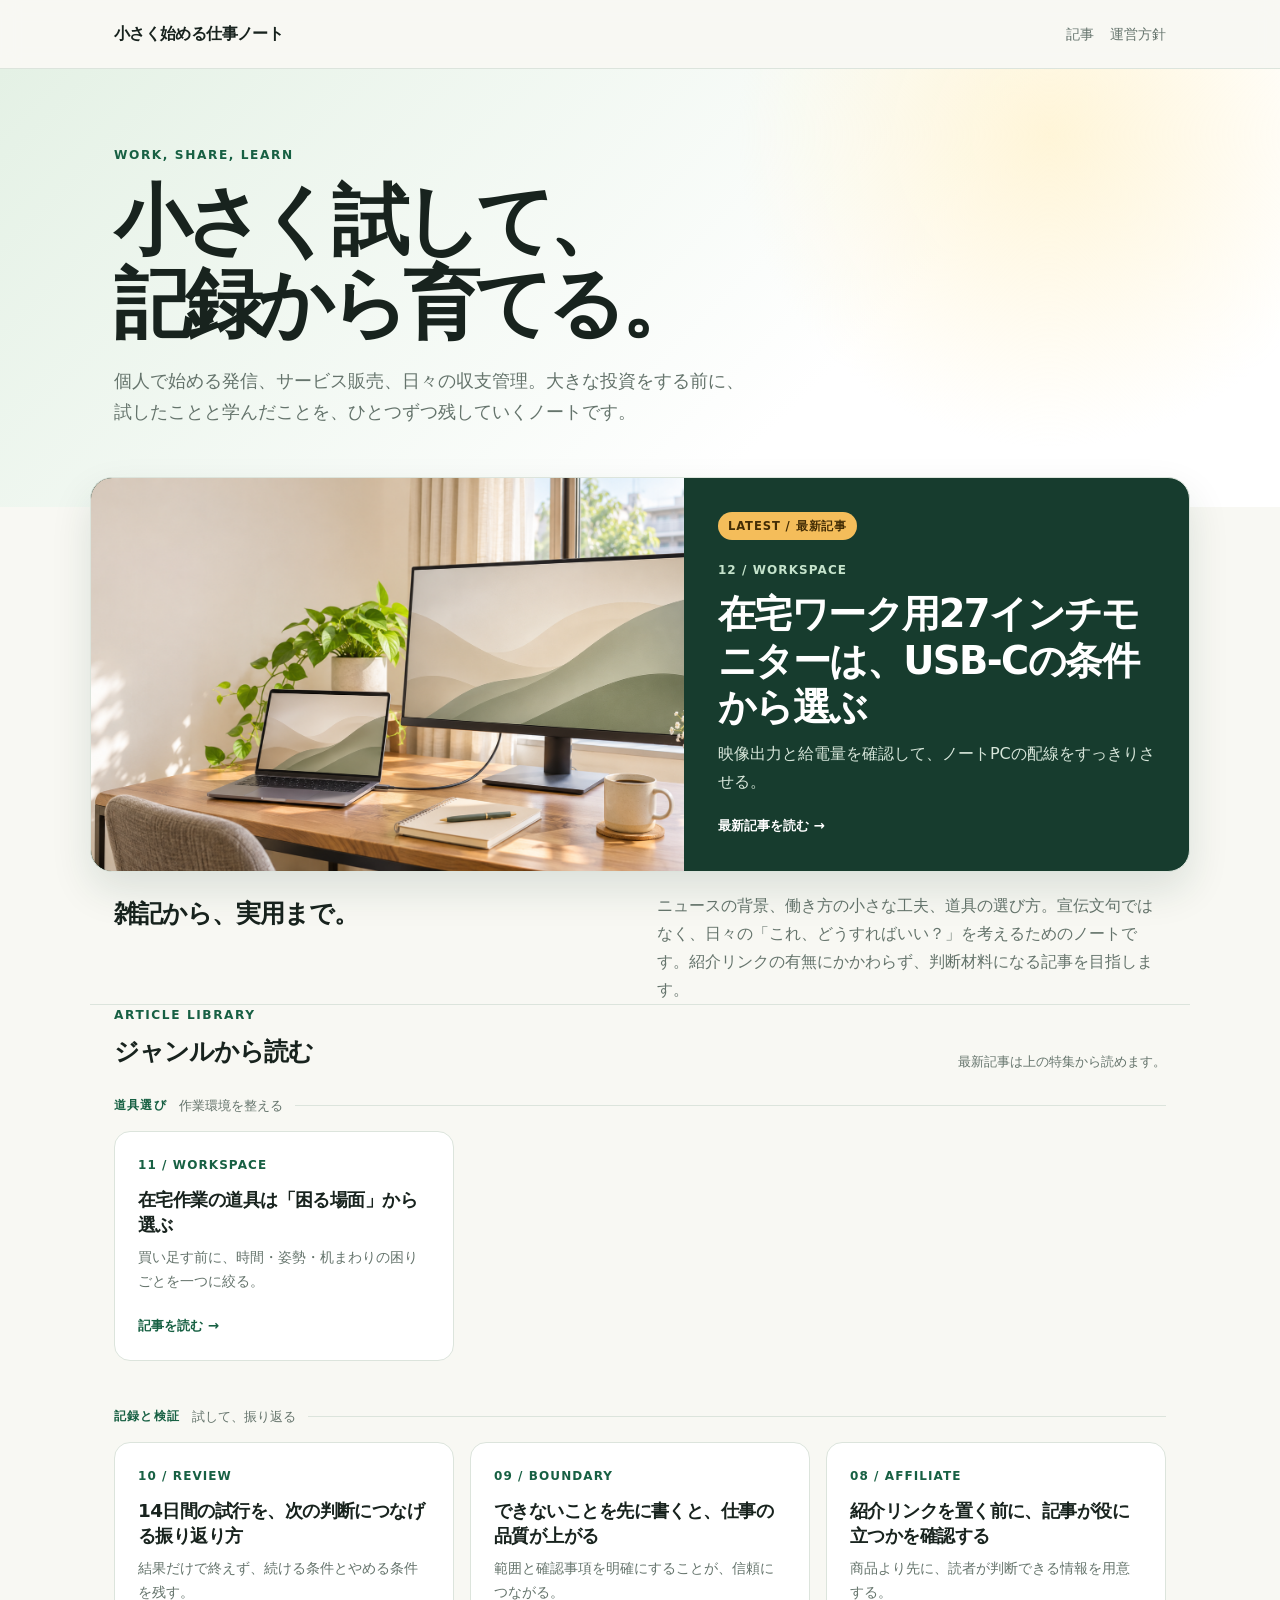
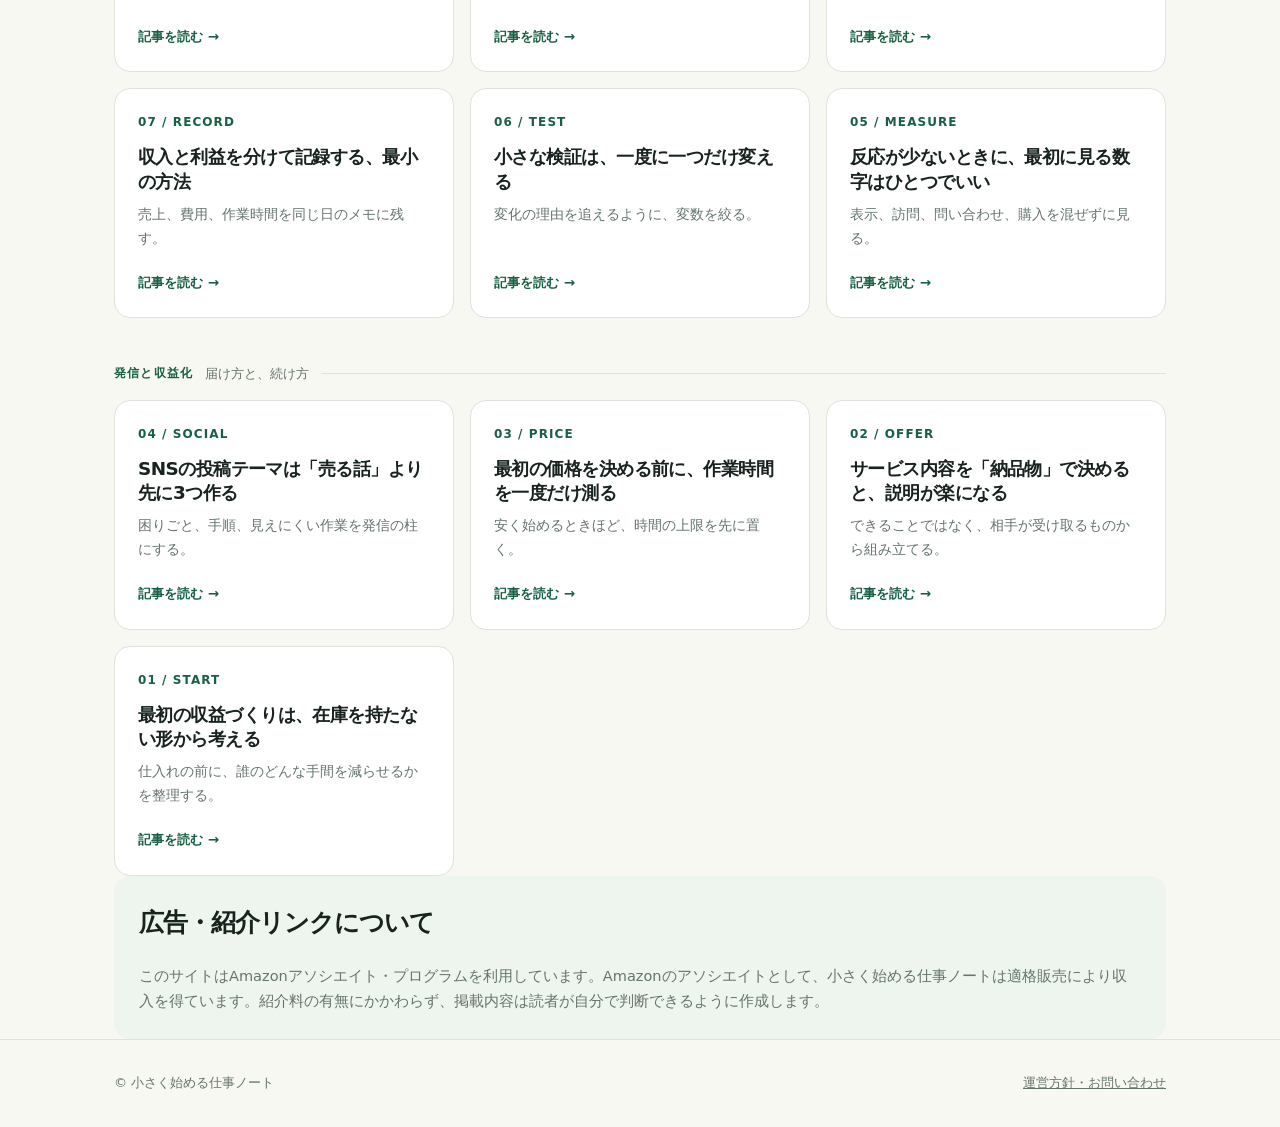
<file: index.html>
<!doctype html>
<html lang="ja">
<head>
  <meta charset="utf-8"><meta name="viewport" content="width=device-width, initial-scale=1">
  <meta name="description" content="小さく始める個人事業の発信・販売・記録を、実践しながら整理するノート。">
  <title>小さく始める仕事ノート</title>
  <style>
    :root{--ink:#18231e;--muted:#65746c;--paper:#f8f8f3;--mint:#e4f1e5;--line:#dce4dc;--accent:#176043;--sun:#f4bd5a;--soft:#eef5ee}*{box-sizing:border-box}body{margin:0;background:var(--paper);color:var(--ink);font:16px/1.75 system-ui,-apple-system,"Segoe UI",sans-serif}a{color:inherit}.wrap{max-width:1100px;margin:auto;padding:0 24px}header{border-bottom:1px solid var(--line);background:rgba(248,248,243,.92);position:sticky;top:0;backdrop-filter:blur(9px);z-index:2}.nav{height:68px;display:flex;align-items:center;justify-content:space-between;gap:16px}.brand{font-weight:850;text-decoration:none;letter-spacing:-.04em}.nav a:not(.brand){font-size:.88rem;color:var(--muted);text-decoration:none;margin-left:16px}.hero{padding:76px 0 62px;background:radial-gradient(circle at 82% 15%,#fff5d8 0,transparent 28%),linear-gradient(135deg,var(--mint),#fff 66%)}.eyebrow{font-size:.76rem;letter-spacing:.13em;font-weight:850;color:var(--accent)}h1{font-size:clamp(2.5rem,6vw,4.8rem);line-height:1.08;letter-spacing:-.075em;max-width:760px;margin:14px 0 20px}.lead{font-size:1.1rem;max-width:630px;color:var(--muted)}section{padding:58px 0}h2{font-size:1.55rem;letter-spacing:-.04em;margin:0 0 19px}.feature{padding:0 0 20px;margin-top:-30px;position:relative}.feature-card{display:grid;grid-template-columns:1.08fr .92fr;overflow:hidden;border:1px solid var(--line);border-radius:22px;background:#173c2e;color:#fff;text-decoration:none;box-shadow:0 18px 40px rgba(20,59,42,.12)}.feature-photo{min-height:310px;background:url('assets/workspace-monitor-hero.png') center/cover}.feature-copy{display:flex;flex-direction:column;padding:34px}.label{display:inline-flex;width:max-content;padding:4px 10px;border-radius:999px;background:var(--sun);color:#432d05;font-size:.72rem;font-weight:850;letter-spacing:.08em}.feature .num{color:#c5e3cc;margin-top:20px}.feature h2{font-size:clamp(1.7rem,3vw,2.6rem);line-height:1.2;margin:10px 0}.feature p{color:#d7e6da;margin:0}.feature .more{color:#fff}.intro{display:grid;grid-template-columns:1fr 1fr;gap:34px;border-bottom:1px solid var(--line)}.intro p{color:var(--muted);margin:0}.section-head{display:flex;align-items:end;justify-content:space-between;gap:16px;margin-bottom:20px}.section-head h2{margin:4px 0 0}.section-note{font-size:.84rem;color:var(--muted);margin:0}.posts{display:grid;grid-template-columns:repeat(3,1fr);gap:16px}.genre{grid-column:1/-1;display:flex;align-items:center;gap:12px;margin:28px 0 -2px}.genre:first-child{margin-top:0}.genre b{font-size:.76rem;letter-spacing:.1em;color:var(--accent)}.genre span{font-size:.83rem;color:var(--muted)}.genre:after{content:"";height:1px;flex:1;background:var(--line)}.post{display:flex;flex-direction:column;min-height:230px;padding:23px;background:#fff;border:1px solid var(--line);border-radius:16px;text-decoration:none;transition:transform .15s,border .15s,box-shadow .15s}.post:hover{transform:translateY(-3px);border-color:#8eb89b;box-shadow:0 12px 22px rgba(30,62,43,.08)}.num{font-size:.75rem;font-weight:850;letter-spacing:.09em;color:var(--accent)}h3{font-size:1.15rem;line-height:1.35;letter-spacing:-.03em;margin:12px 0 8px}.post p{font-size:.9rem;line-height:1.65;margin:0;color:var(--muted)}.more{margin-top:auto;padding-top:18px;font-size:.84rem;font-weight:800;color:var(--accent)}.notice{background:var(--soft);border-radius:16px;padding:25px}.notice p{margin:0;color:var(--muted);font-size:.91rem}footer{padding:32px 0;border-top:1px solid var(--line);color:var(--muted);font-size:.82rem}.foot{display:flex;justify-content:space-between;gap:20px;flex-wrap:wrap}@media(max-width:760px){.wrap{padding:0 18px}.feature-card,.intro,.posts{grid-template-columns:1fr}.feature-photo{min-height:220px}.feature-copy{padding:27px}.section-head{align-items:start;flex-direction:column;gap:4px}}@media(max-width:650px){.nav a:not(.brand){margin-left:10px;font-size:.78rem}.hero{padding:62px 0 68px}section{padding:42px 0}}
  </style>
</head>
<body>
<header><div class="wrap nav"><a class="brand" href="index.html">小さく始める仕事ノート</a><nav><a href="#articles">記事</a><a href="about.html">運営方針</a></nav></div></header>
<main>
  <section class="hero"><div class="wrap"><div class="eyebrow">WORK, SHARE, LEARN</div><h1>小さく試して、<br>記録から育てる。</h1><p class="lead">個人で始める発信、サービス販売、日々の収支管理。大きな投資をする前に、試したことと学んだことを、ひとつずつ残していくノートです。</p></div></section>
  <section class="wrap feature" id="articles"><a class="feature-card" href="articles/12.html"><div class="feature-photo" aria-hidden="true"></div><div class="feature-copy"><span class="label">LATEST / 最新記事</span><span class="num">12 / WORKSPACE</span><h2>在宅ワーク用27インチモニターは、USB-Cの条件から選ぶ</h2><p>映像出力と給電量を確認して、ノートPCの配線をすっきりさせる。</p><span class="more">最新記事を読む →</span></div></a></section>
  <section class="wrap intro"><div><h2>雑記から、実用まで。</h2></div><p>ニュースの背景、働き方の小さな工夫、道具の選び方。宣伝文句ではなく、日々の「これ、どうすればいい？」を考えるためのノートです。紹介リンクの有無にかかわらず、判断材料になる記事を目指します。</p></section>
  <section class="wrap"><div class="section-head"><div><div class="eyebrow">ARTICLE LIBRARY</div><h2>ジャンルから読む</h2></div><p class="section-note">最新記事は上の特集から読めます。</p></div><div class="posts">
    <div class="genre"><b>道具選び</b><span>作業環境を整える</span></div>
    <a class="post" href="articles/11.html"><span class="num">11 / WORKSPACE</span><h3>在宅作業の道具は「困る場面」から選ぶ</h3><p>買い足す前に、時間・姿勢・机まわりの困りごとを一つに絞る。</p><span class="more">記事を読む →</span></a>
    <div class="genre"><b>記録と検証</b><span>試して、振り返る</span></div>
    <a class="post" href="articles/10.html"><span class="num">10 / REVIEW</span><h3>14日間の試行を、次の判断につなげる振り返り方</h3><p>結果だけで終えず、続ける条件とやめる条件を残す。</p><span class="more">記事を読む →</span></a>
    <a class="post" href="articles/09.html"><span class="num">09 / BOUNDARY</span><h3>できないことを先に書くと、仕事の品質が上がる</h3><p>範囲と確認事項を明確にすることが、信頼につながる。</p><span class="more">記事を読む →</span></a>
    <a class="post" href="articles/08.html"><span class="num">08 / AFFILIATE</span><h3>紹介リンクを置く前に、記事が役に立つかを確認する</h3><p>商品より先に、読者が判断できる情報を用意する。</p><span class="more">記事を読む →</span></a>
    <a class="post" href="articles/07.html"><span class="num">07 / RECORD</span><h3>収入と利益を分けて記録する、最小の方法</h3><p>売上、費用、作業時間を同じ日のメモに残す。</p><span class="more">記事を読む →</span></a>
    <a class="post" href="articles/06.html"><span class="num">06 / TEST</span><h3>小さな検証は、一度に一つだけ変える</h3><p>変化の理由を追えるように、変数を絞る。</p><span class="more">記事を読む →</span></a>
    <a class="post" href="articles/05.html"><span class="num">05 / MEASURE</span><h3>反応が少ないときに、最初に見る数字はひとつでいい</h3><p>表示、訪問、問い合わせ、購入を混ぜずに見る。</p><span class="more">記事を読む →</span></a>
    <div class="genre"><b>発信と収益化</b><span>届け方と、続け方</span></div>
    <a class="post" href="articles/04.html"><span class="num">04 / SOCIAL</span><h3>SNSの投稿テーマは「売る話」より先に3つ作る</h3><p>困りごと、手順、見えにくい作業を発信の柱にする。</p><span class="more">記事を読む →</span></a>
    <a class="post" href="articles/03.html"><span class="num">03 / PRICE</span><h3>最初の価格を決める前に、作業時間を一度だけ測る</h3><p>安く始めるときほど、時間の上限を先に置く。</p><span class="more">記事を読む →</span></a>
    <a class="post" href="articles/02.html"><span class="num">02 / OFFER</span><h3>サービス内容を「納品物」で決めると、説明が楽になる</h3><p>できることではなく、相手が受け取るものから組み立てる。</p><span class="more">記事を読む →</span></a>
    <a class="post" href="articles/01.html"><span class="num">01 / START</span><h3>最初の収益づくりは、在庫を持たない形から考える</h3><p>仕入れの前に、誰のどんな手間を減らせるかを整理する。</p><span class="more">記事を読む →</span></a>
  </div></section>
  <section class="wrap"><div class="notice"><h2>広告・紹介リンクについて</h2><p>このサイトはAmazonアソシエイト・プログラムを利用しています。Amazonのアソシエイトとして、小さく始める仕事ノートは適格販売により収入を得ています。紹介料の有無にかかわらず、掲載内容は読者が自分で判断できるように作成します。</p></div></section>
</main><footer><div class="wrap foot"><span>© 小さく始める仕事ノート</span><a href="about.html">運営方針・お問い合わせ</a></div></footer>
</body></html>
</file>
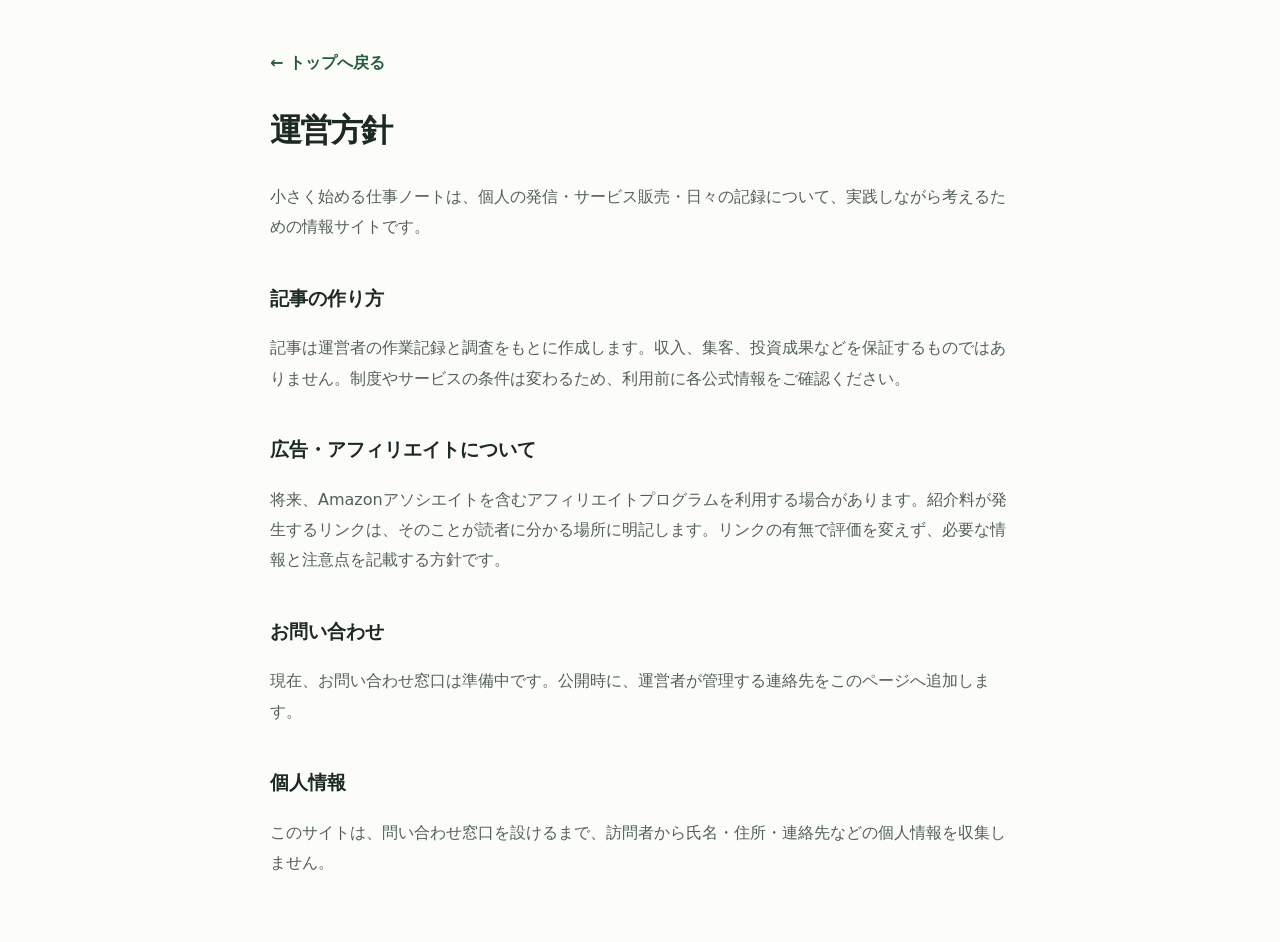
<file: about.html>
<!doctype html><html lang="ja"><head><meta charset="utf-8"><meta name="viewport" content="width=device-width,initial-scale=1"><title>運営方針｜小さく始める仕事ノート</title><style>body{max-width:740px;margin:0 auto;padding:48px 22px;color:#1d2a24;background:#fcfcf8;font:16px/1.9 system-ui,sans-serif}a{color:#245c3d}h1{letter-spacing:-.05em}h2{margin-top:38px;font-size:1.2rem}p,li{color:#526158}.back{font-weight:700;text-decoration:none}</style></head><body><a class="back" href="index.html">← トップへ戻る</a><h1>運営方針</h1><p>小さく始める仕事ノートは、個人の発信・サービス販売・日々の記録について、実践しながら考えるための情報サイトです。</p><h2>記事の作り方</h2><p>記事は運営者の作業記録と調査をもとに作成します。収入、集客、投資成果などを保証するものではありません。制度やサービスの条件は変わるため、利用前に各公式情報をご確認ください。</p><h2>広告・アフィリエイトについて</h2><p>将来、Amazonアソシエイトを含むアフィリエイトプログラムを利用する場合があります。紹介料が発生するリンクは、そのことが読者に分かる場所に明記します。リンクの有無で評価を変えず、必要な情報と注意点を記載する方針です。</p><h2>お問い合わせ</h2><p>現在、お問い合わせ窓口は準備中です。公開時に、運営者が管理する連絡先をこのページへ追加します。</p><h2>個人情報</h2><p>このサイトは、問い合わせ窓口を設けるまで、訪問者から氏名・住所・連絡先などの個人情報を収集しません。</p></body></html>
</file>
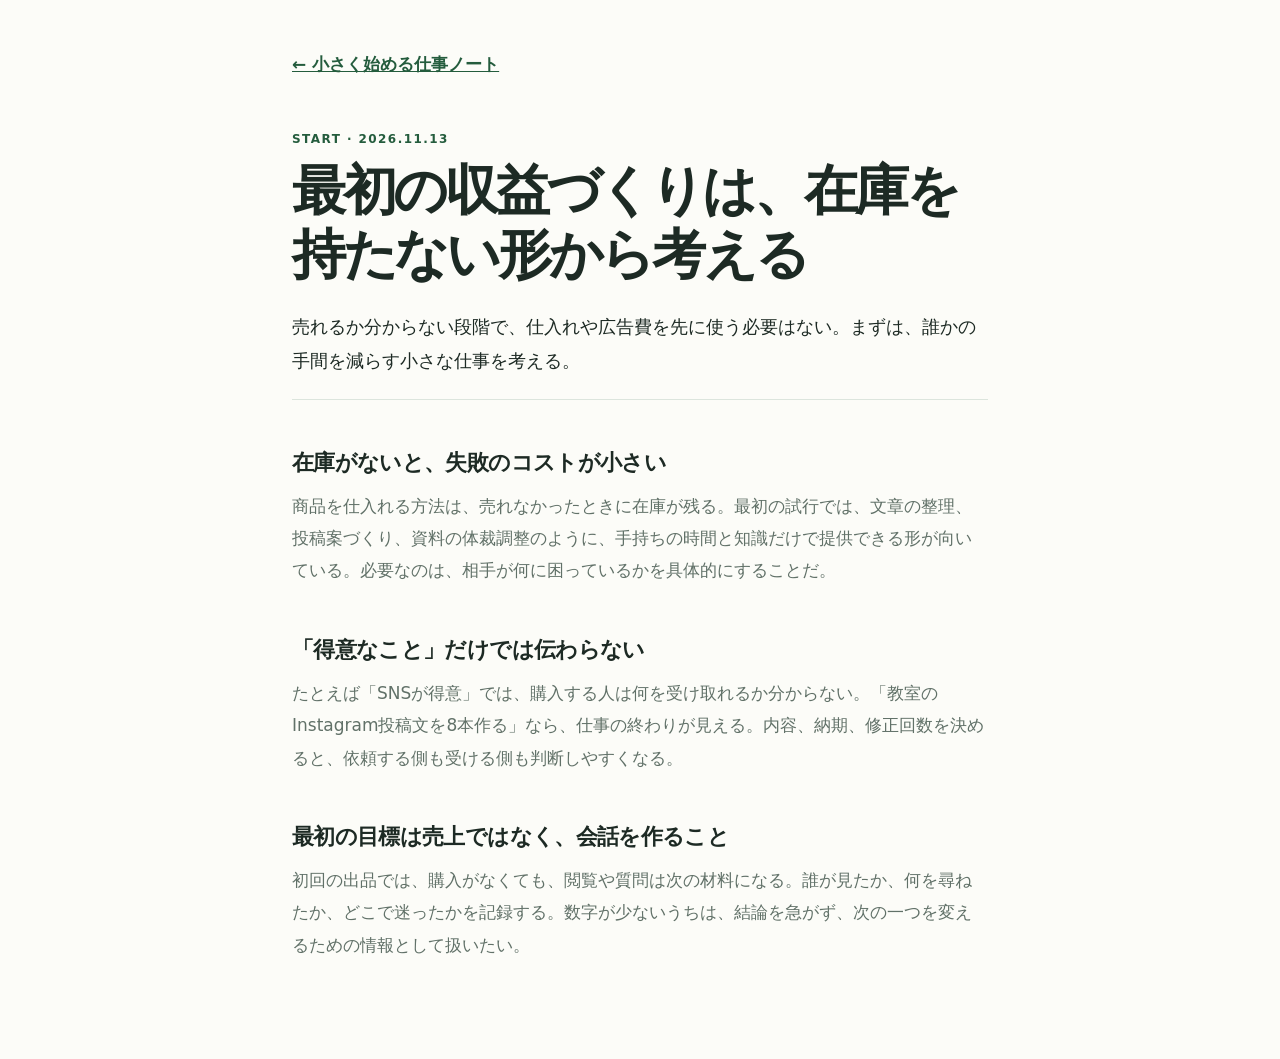
<file: articles/01.html>
<!doctype html><html lang="ja"><head><meta charset="utf-8"><meta name="viewport" content="width=device-width,initial-scale=1"><title>最初の収益づくりは、在庫を持たない形から考える</title><link rel="stylesheet" href="../article.css"></head><body><article><a href="../index.html">← 小さく始める仕事ノート</a><p class="meta">START · 2026.11.13</p><h1>最初の収益づくりは、在庫を持たない形から考える</h1><p class="lead">売れるか分からない段階で、仕入れや広告費を先に使う必要はない。まずは、誰かの手間を減らす小さな仕事を考える。</p><h2>在庫がないと、失敗のコストが小さい</h2><p>商品を仕入れる方法は、売れなかったときに在庫が残る。最初の試行では、文章の整理、投稿案づくり、資料の体裁調整のように、手持ちの時間と知識だけで提供できる形が向いている。必要なのは、相手が何に困っているかを具体的にすることだ。</p><h2>「得意なこと」だけでは伝わらない</h2><p>たとえば「SNSが得意」では、購入する人は何を受け取れるか分からない。「教室のInstagram投稿文を8本作る」なら、仕事の終わりが見える。内容、納期、修正回数を決めると、依頼する側も受ける側も判断しやすくなる。</p><h2>最初の目標は売上ではなく、会話を作ること</h2><p>初回の出品では、購入がなくても、閲覧や質問は次の材料になる。誰が見たか、何を尋ねたか、どこで迷ったかを記録する。数字が少ないうちは、結論を急がず、次の一つを変えるための情報として扱いたい。</p></article></body></html>
</file>
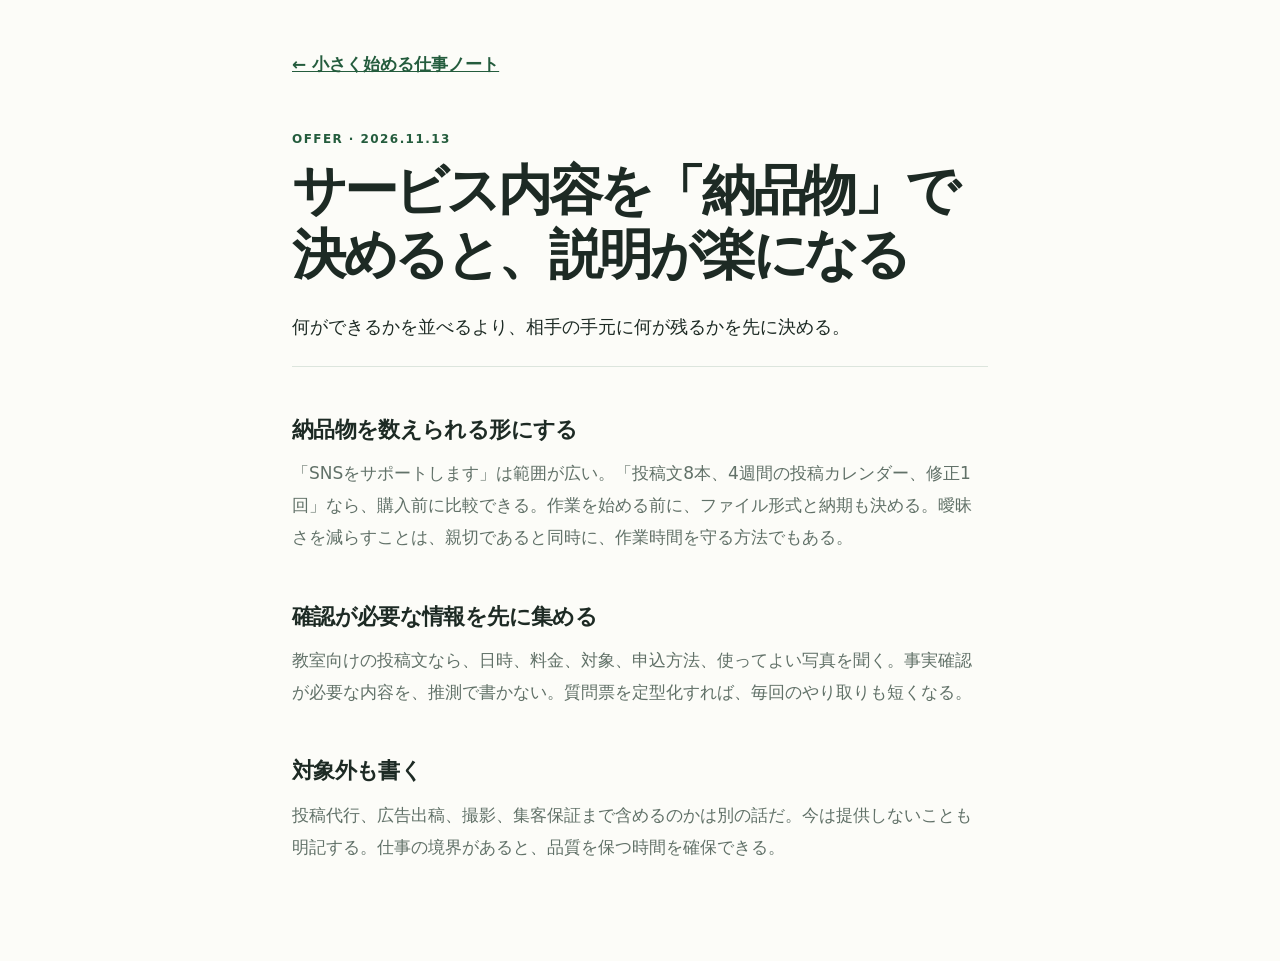
<file: articles/02.html>
<!doctype html><html lang="ja"><head><meta charset="utf-8"><meta name="viewport" content="width=device-width,initial-scale=1"><title>サービス内容を「納品物」で決める</title><link rel="stylesheet" href="../article.css"></head><body><article><a href="../index.html">← 小さく始める仕事ノート</a><p class="meta">OFFER · 2026.11.13</p><h1>サービス内容を「納品物」で決めると、説明が楽になる</h1><p class="lead">何ができるかを並べるより、相手の手元に何が残るかを先に決める。</p><h2>納品物を数えられる形にする</h2><p>「SNSをサポートします」は範囲が広い。「投稿文8本、4週間の投稿カレンダー、修正1回」なら、購入前に比較できる。作業を始める前に、ファイル形式と納期も決める。曖昧さを減らすことは、親切であると同時に、作業時間を守る方法でもある。</p><h2>確認が必要な情報を先に集める</h2><p>教室向けの投稿文なら、日時、料金、対象、申込方法、使ってよい写真を聞く。事実確認が必要な内容を、推測で書かない。質問票を定型化すれば、毎回のやり取りも短くなる。</p><h2>対象外も書く</h2><p>投稿代行、広告出稿、撮影、集客保証まで含めるのかは別の話だ。今は提供しないことも明記する。仕事の境界があると、品質を保つ時間を確保できる。</p></article></body></html>
</file>
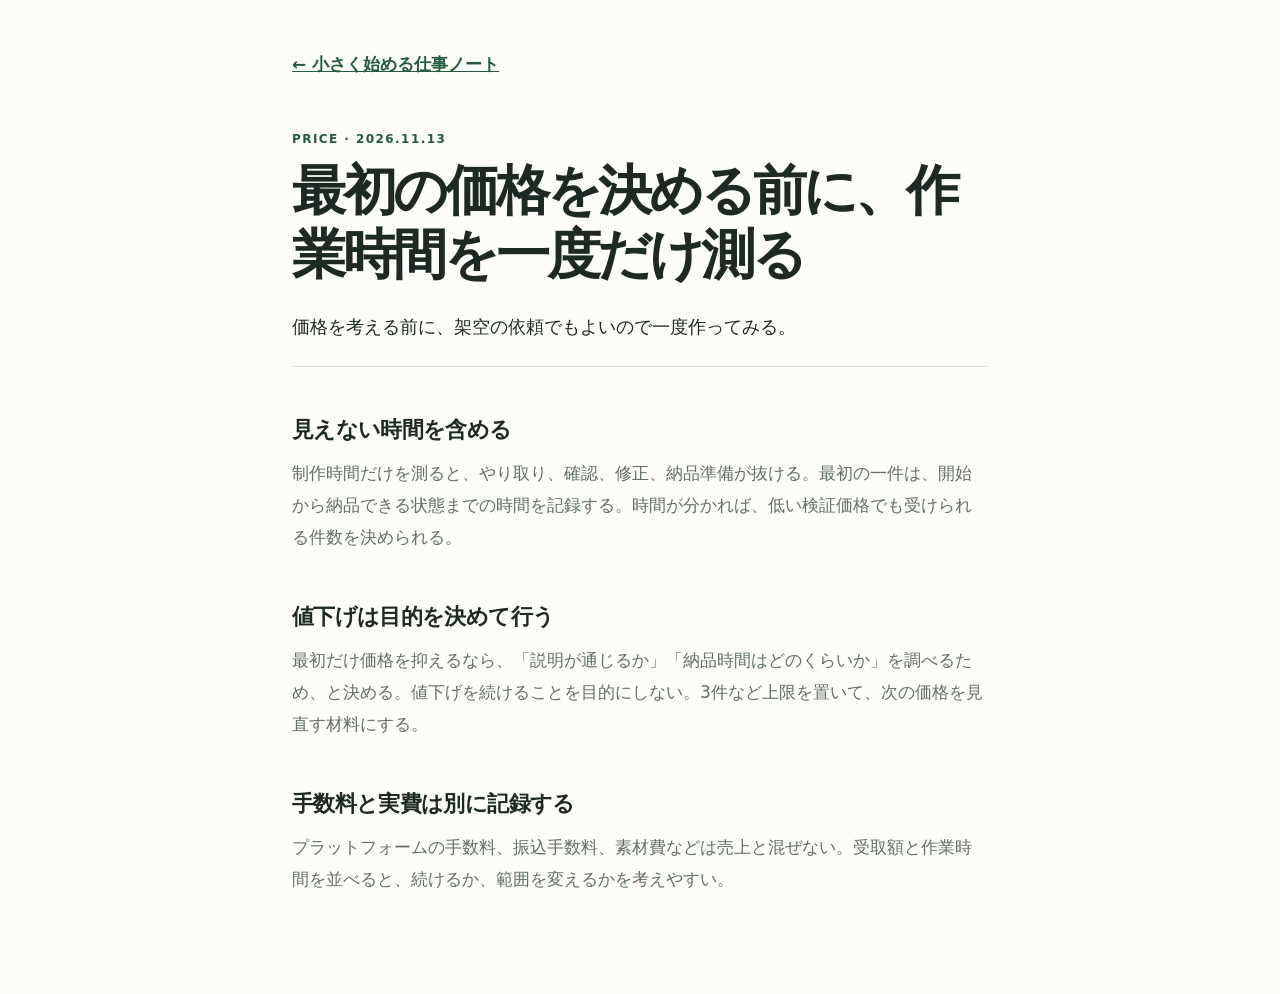
<file: articles/03.html>
<!doctype html><html lang="ja"><head><meta charset="utf-8"><meta name="viewport" content="width=device-width,initial-scale=1"><title>最初の価格を決める前に、作業時間を測る</title><link rel="stylesheet" href="../article.css"></head><body><article><a href="../index.html">← 小さく始める仕事ノート</a><p class="meta">PRICE · 2026.11.13</p><h1>最初の価格を決める前に、作業時間を一度だけ測る</h1><p class="lead">価格を考える前に、架空の依頼でもよいので一度作ってみる。</p><h2>見えない時間を含める</h2><p>制作時間だけを測ると、やり取り、確認、修正、納品準備が抜ける。最初の一件は、開始から納品できる状態までの時間を記録する。時間が分かれば、低い検証価格でも受けられる件数を決められる。</p><h2>値下げは目的を決めて行う</h2><p>最初だけ価格を抑えるなら、「説明が通じるか」「納品時間はどのくらいか」を調べるため、と決める。値下げを続けることを目的にしない。3件など上限を置いて、次の価格を見直す材料にする。</p><h2>手数料と実費は別に記録する</h2><p>プラットフォームの手数料、振込手数料、素材費などは売上と混ぜない。受取額と作業時間を並べると、続けるか、範囲を変えるかを考えやすい。</p></article></body></html>
</file>
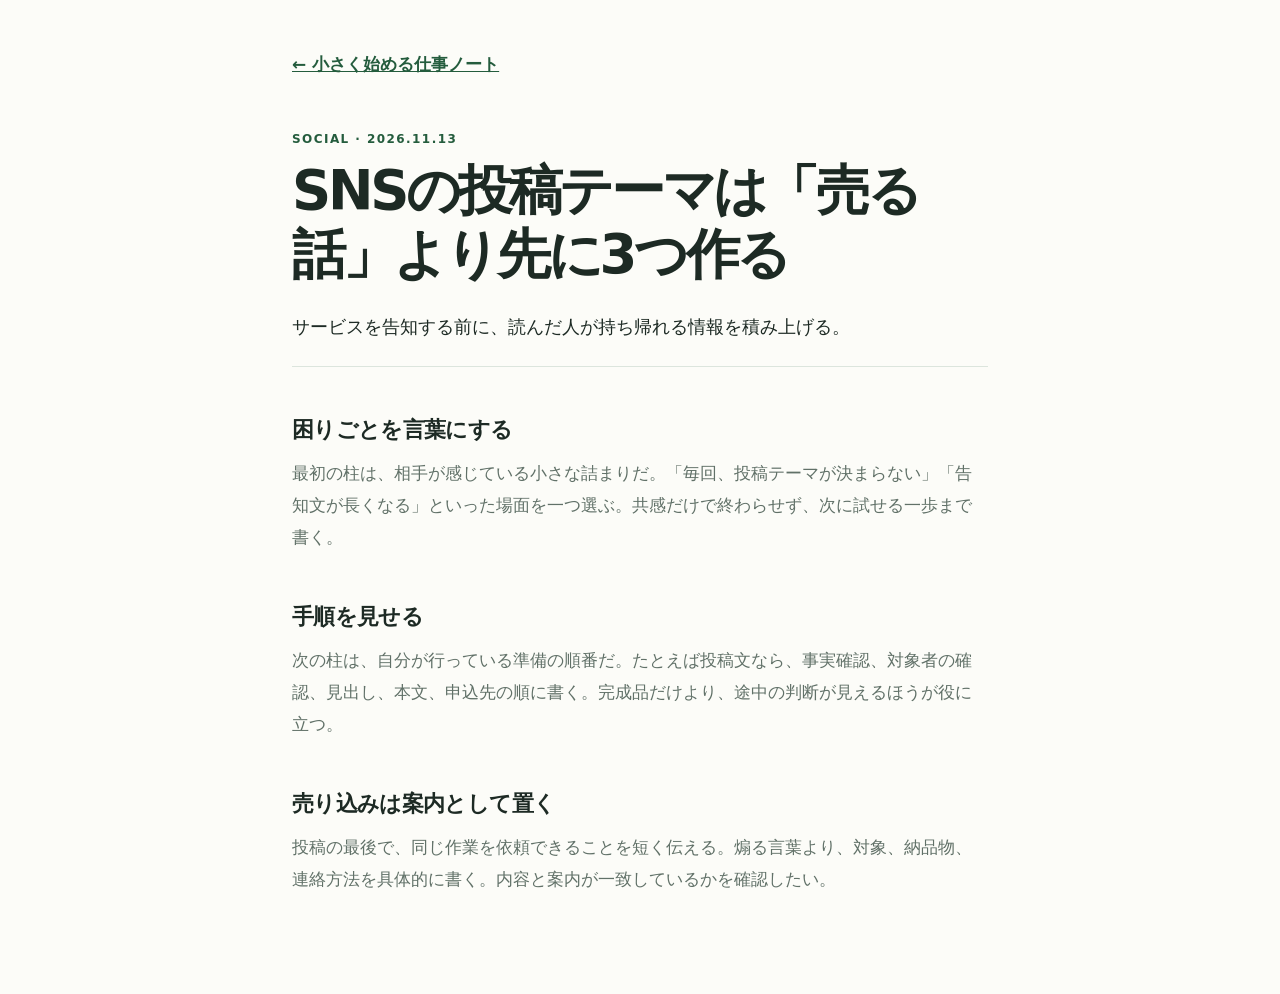
<file: articles/04.html>
<!doctype html><html lang="ja"><head><meta charset="utf-8"><meta name="viewport" content="width=device-width,initial-scale=1"><title>SNSの投稿テーマは売る話より先に3つ作る</title><link rel="stylesheet" href="../article.css"></head><body><article><a href="../index.html">← 小さく始める仕事ノート</a><p class="meta">SOCIAL · 2026.11.13</p><h1>SNSの投稿テーマは「売る話」より先に3つ作る</h1><p class="lead">サービスを告知する前に、読んだ人が持ち帰れる情報を積み上げる。</p><h2>困りごとを言葉にする</h2><p>最初の柱は、相手が感じている小さな詰まりだ。「毎回、投稿テーマが決まらない」「告知文が長くなる」といった場面を一つ選ぶ。共感だけで終わらせず、次に試せる一歩まで書く。</p><h2>手順を見せる</h2><p>次の柱は、自分が行っている準備の順番だ。たとえば投稿文なら、事実確認、対象者の確認、見出し、本文、申込先の順に書く。完成品だけより、途中の判断が見えるほうが役に立つ。</p><h2>売り込みは案内として置く</h2><p>投稿の最後で、同じ作業を依頼できることを短く伝える。煽る言葉より、対象、納品物、連絡方法を具体的に書く。内容と案内が一致しているかを確認したい。</p></article></body></html>
</file>
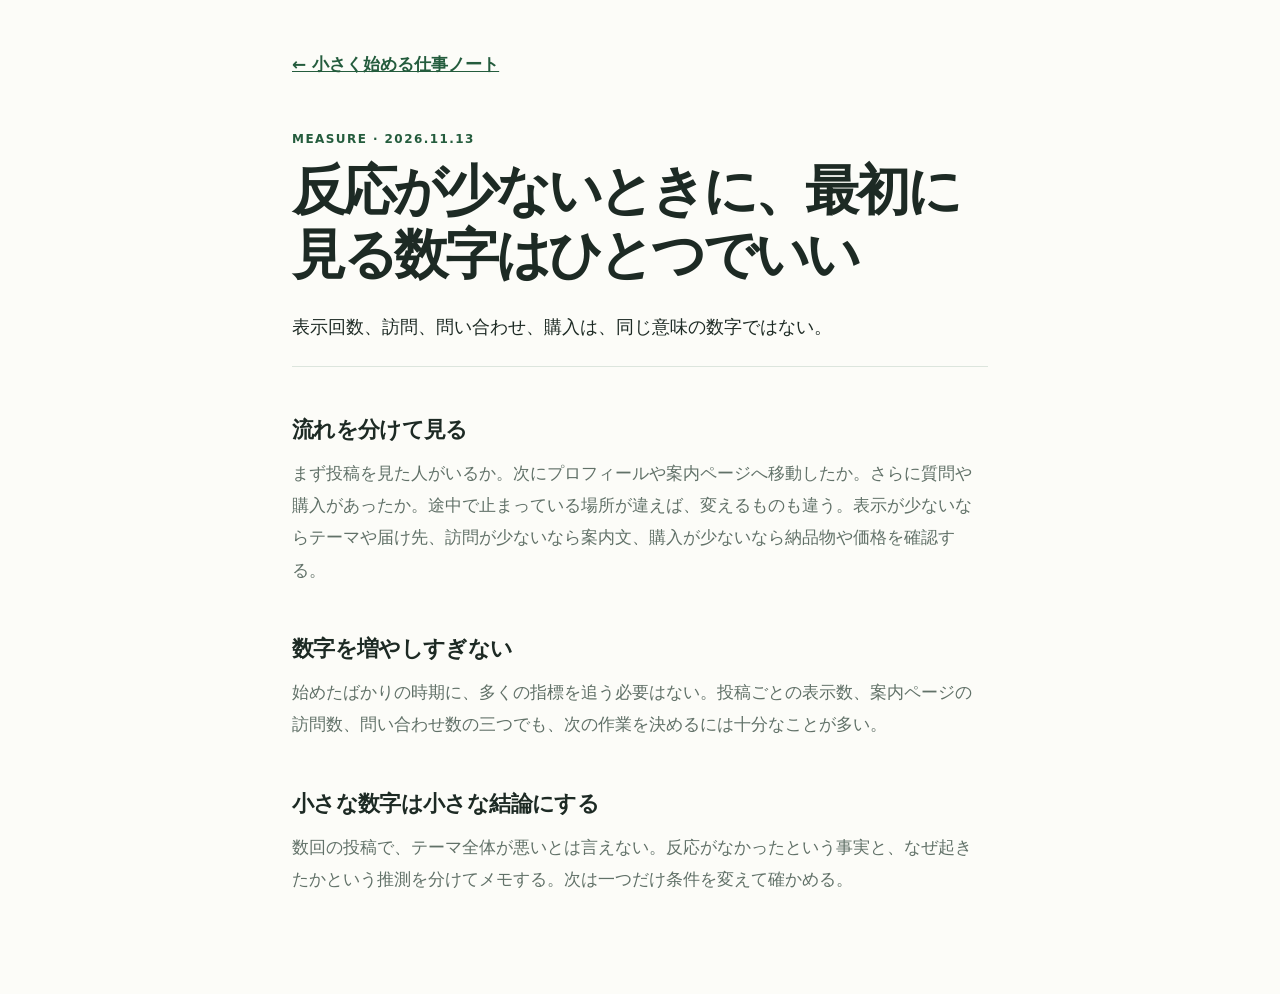
<file: articles/05.html>
<!doctype html><html lang="ja"><head><meta charset="utf-8"><meta name="viewport" content="width=device-width,initial-scale=1"><title>反応が少ないときに、最初に見る数字はひとつでいい</title><link rel="stylesheet" href="../article.css"></head><body><article><a href="../index.html">← 小さく始める仕事ノート</a><p class="meta">MEASURE · 2026.11.13</p><h1>反応が少ないときに、最初に見る数字はひとつでいい</h1><p class="lead">表示回数、訪問、問い合わせ、購入は、同じ意味の数字ではない。</p><h2>流れを分けて見る</h2><p>まず投稿を見た人がいるか。次にプロフィールや案内ページへ移動したか。さらに質問や購入があったか。途中で止まっている場所が違えば、変えるものも違う。表示が少ないならテーマや届け先、訪問が少ないなら案内文、購入が少ないなら納品物や価格を確認する。</p><h2>数字を増やしすぎない</h2><p>始めたばかりの時期に、多くの指標を追う必要はない。投稿ごとの表示数、案内ページの訪問数、問い合わせ数の三つでも、次の作業を決めるには十分なことが多い。</p><h2>小さな数字は小さな結論にする</h2><p>数回の投稿で、テーマ全体が悪いとは言えない。反応がなかったという事実と、なぜ起きたかという推測を分けてメモする。次は一つだけ条件を変えて確かめる。</p></article></body></html>
</file>
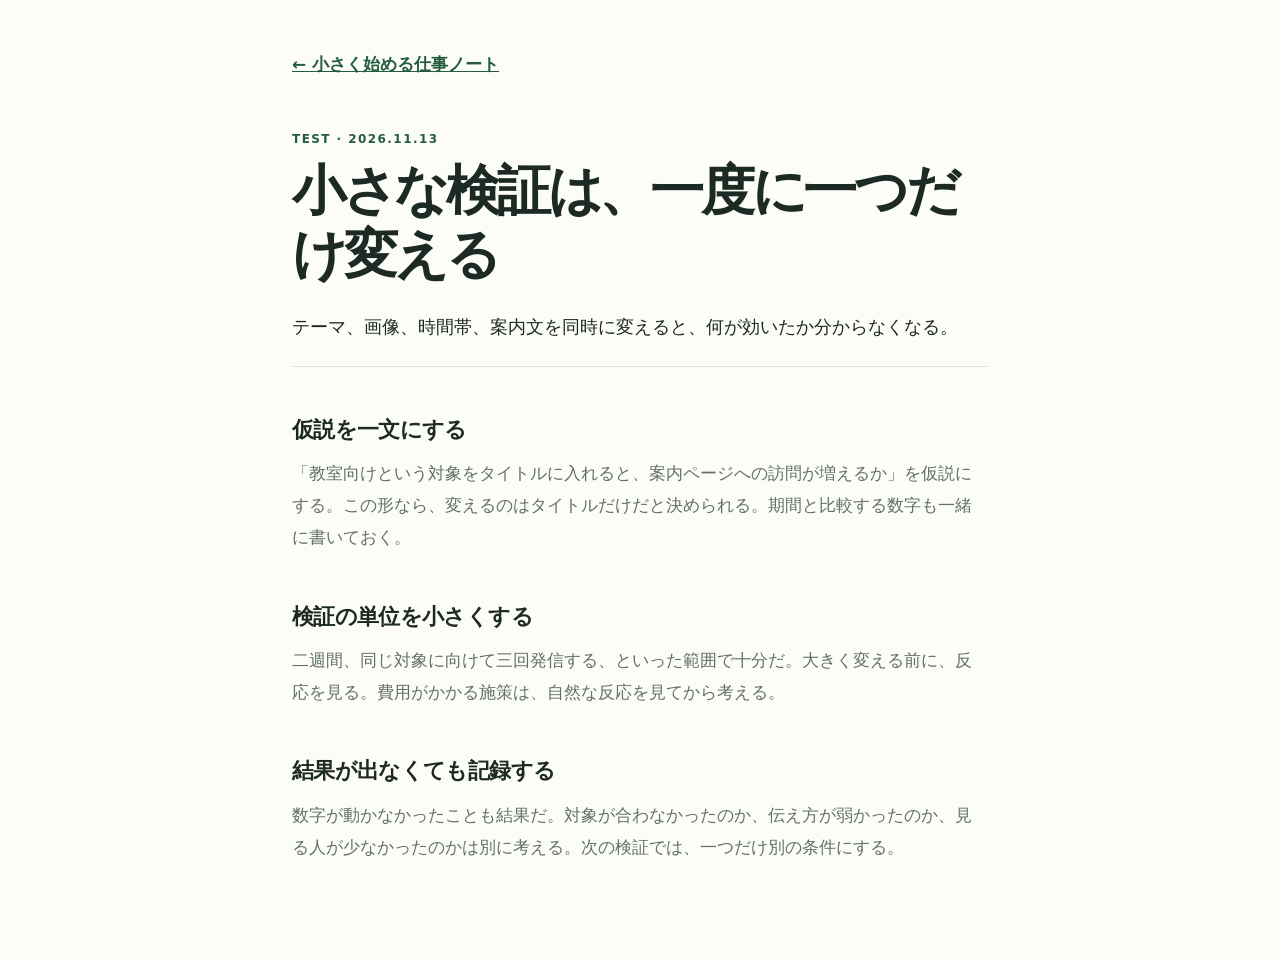
<file: articles/06.html>
<!doctype html><html lang="ja"><head><meta charset="utf-8"><meta name="viewport" content="width=device-width,initial-scale=1"><title>小さな検証は、一度に一つだけ変える</title><link rel="stylesheet" href="../article.css"></head><body><article><a href="../index.html">← 小さく始める仕事ノート</a><p class="meta">TEST · 2026.11.13</p><h1>小さな検証は、一度に一つだけ変える</h1><p class="lead">テーマ、画像、時間帯、案内文を同時に変えると、何が効いたか分からなくなる。</p><h2>仮説を一文にする</h2><p>「教室向けという対象をタイトルに入れると、案内ページへの訪問が増えるか」を仮説にする。この形なら、変えるのはタイトルだけだと決められる。期間と比較する数字も一緒に書いておく。</p><h2>検証の単位を小さくする</h2><p>二週間、同じ対象に向けて三回発信する、といった範囲で十分だ。大きく変える前に、反応を見る。費用がかかる施策は、自然な反応を見てから考える。</p><h2>結果が出なくても記録する</h2><p>数字が動かなかったことも結果だ。対象が合わなかったのか、伝え方が弱かったのか、見る人が少なかったのかは別に考える。次の検証では、一つだけ別の条件にする。</p></article></body></html>
</file>
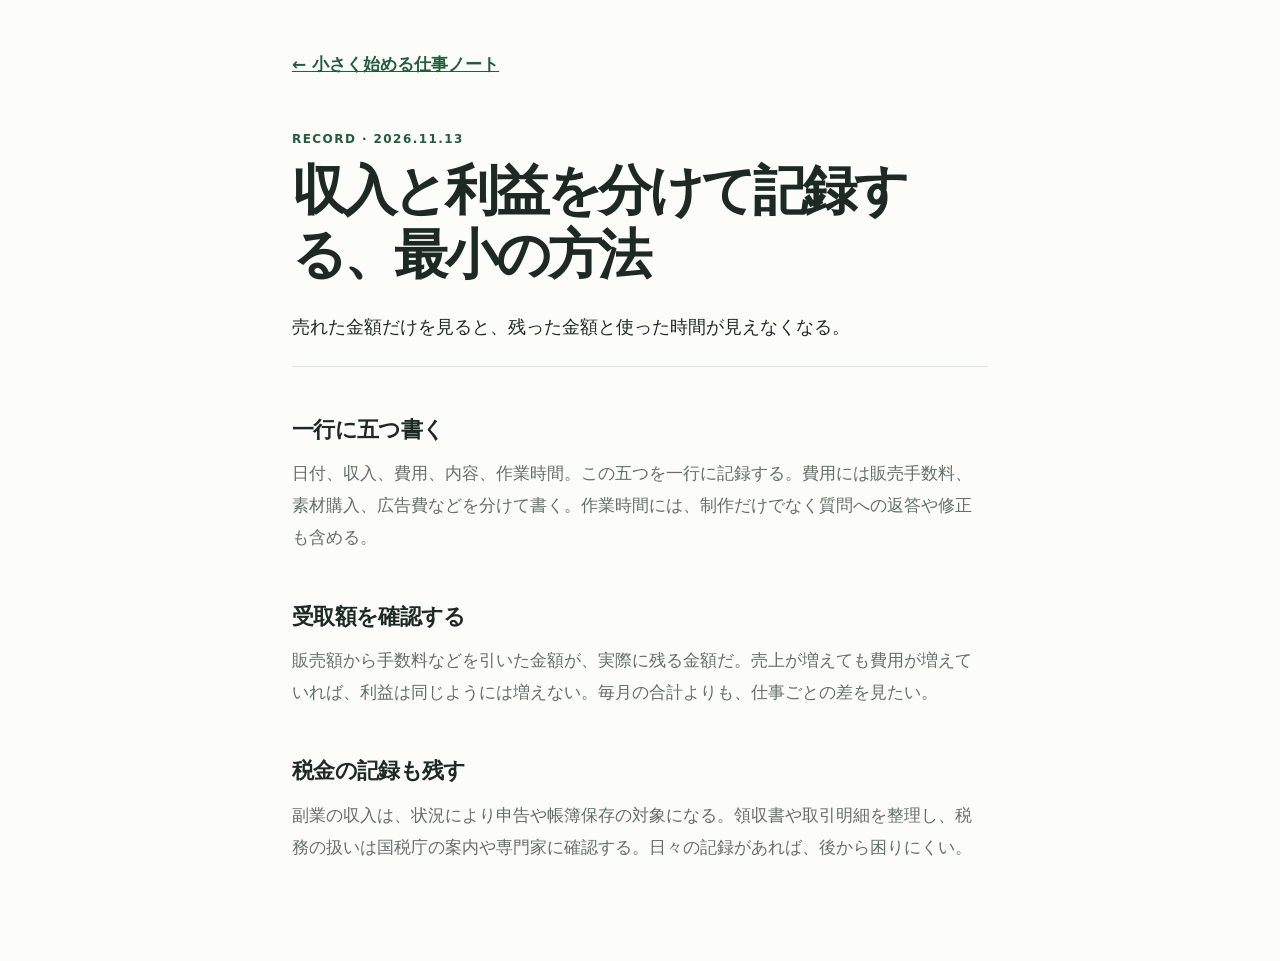
<file: articles/07.html>
<!doctype html><html lang="ja"><head><meta charset="utf-8"><meta name="viewport" content="width=device-width,initial-scale=1"><title>収入と利益を分けて記録する、最小の方法</title><link rel="stylesheet" href="../article.css"></head><body><article><a href="../index.html">← 小さく始める仕事ノート</a><p class="meta">RECORD · 2026.11.13</p><h1>収入と利益を分けて記録する、最小の方法</h1><p class="lead">売れた金額だけを見ると、残った金額と使った時間が見えなくなる。</p><h2>一行に五つ書く</h2><p>日付、収入、費用、内容、作業時間。この五つを一行に記録する。費用には販売手数料、素材購入、広告費などを分けて書く。作業時間には、制作だけでなく質問への返答や修正も含める。</p><h2>受取額を確認する</h2><p>販売額から手数料などを引いた金額が、実際に残る金額だ。売上が増えても費用が増えていれば、利益は同じようには増えない。毎月の合計よりも、仕事ごとの差を見たい。</p><h2>税金の記録も残す</h2><p>副業の収入は、状況により申告や帳簿保存の対象になる。領収書や取引明細を整理し、税務の扱いは国税庁の案内や専門家に確認する。日々の記録があれば、後から困りにくい。</p></article></body></html>
</file>
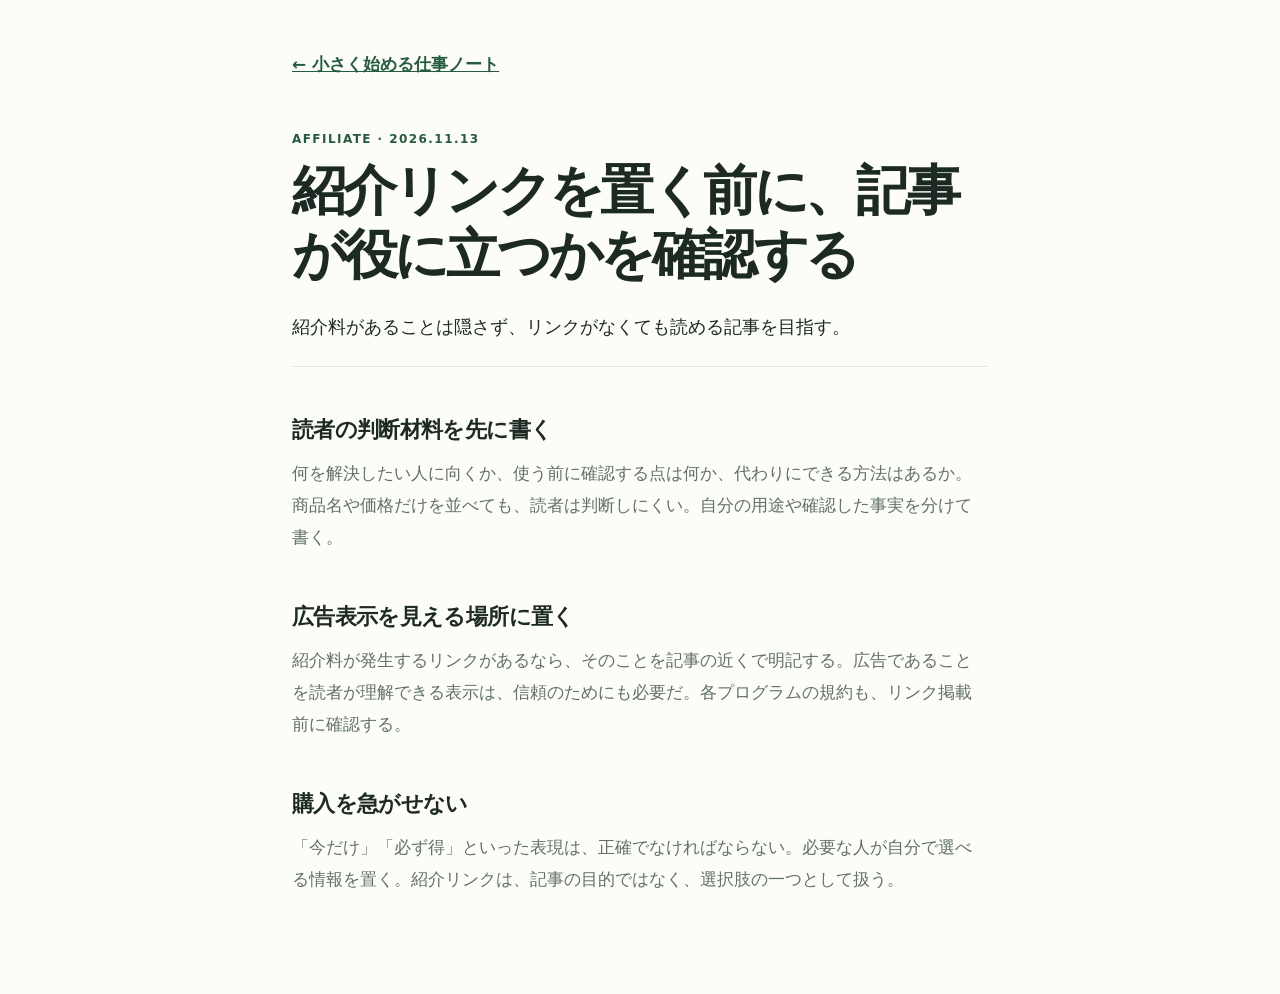
<file: articles/08.html>
<!doctype html><html lang="ja"><head><meta charset="utf-8"><meta name="viewport" content="width=device-width,initial-scale=1"><title>紹介リンクを置く前に、記事が役に立つかを確認する</title><link rel="stylesheet" href="../article.css"></head><body><article><a href="../index.html">← 小さく始める仕事ノート</a><p class="meta">AFFILIATE · 2026.11.13</p><h1>紹介リンクを置く前に、記事が役に立つかを確認する</h1><p class="lead">紹介料があることは隠さず、リンクがなくても読める記事を目指す。</p><h2>読者の判断材料を先に書く</h2><p>何を解決したい人に向くか、使う前に確認する点は何か、代わりにできる方法はあるか。商品名や価格だけを並べても、読者は判断しにくい。自分の用途や確認した事実を分けて書く。</p><h2>広告表示を見える場所に置く</h2><p>紹介料が発生するリンクがあるなら、そのことを記事の近くで明記する。広告であることを読者が理解できる表示は、信頼のためにも必要だ。各プログラムの規約も、リンク掲載前に確認する。</p><h2>購入を急がせない</h2><p>「今だけ」「必ず得」といった表現は、正確でなければならない。必要な人が自分で選べる情報を置く。紹介リンクは、記事の目的ではなく、選択肢の一つとして扱う。</p></article></body></html>
</file>
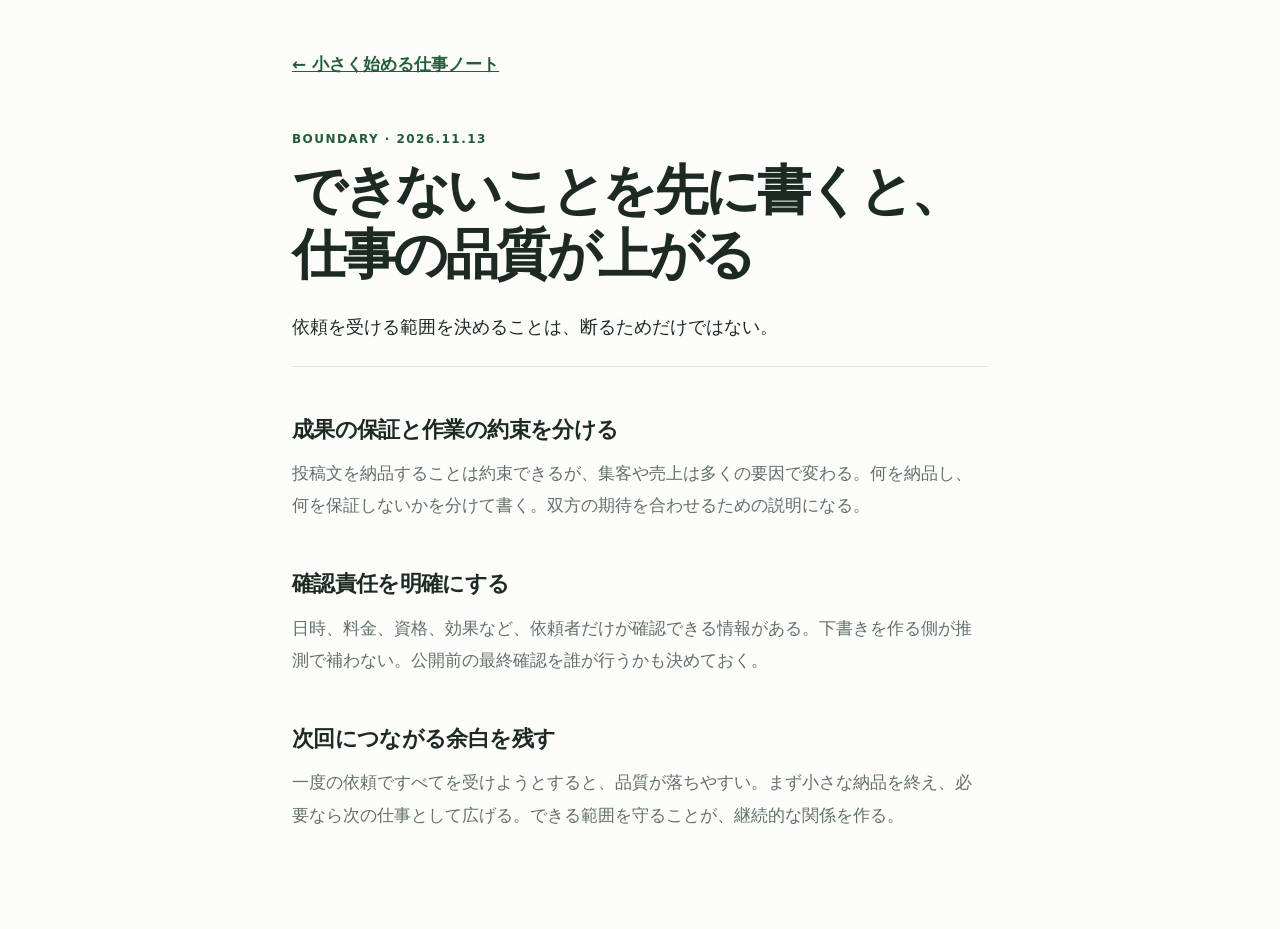
<file: articles/09.html>
<!doctype html><html lang="ja"><head><meta charset="utf-8"><meta name="viewport" content="width=device-width,initial-scale=1"><title>できないことを先に書くと、仕事の品質が上がる</title><link rel="stylesheet" href="../article.css"></head><body><article><a href="../index.html">← 小さく始める仕事ノート</a><p class="meta">BOUNDARY · 2026.11.13</p><h1>できないことを先に書くと、仕事の品質が上がる</h1><p class="lead">依頼を受ける範囲を決めることは、断るためだけではない。</p><h2>成果の保証と作業の約束を分ける</h2><p>投稿文を納品することは約束できるが、集客や売上は多くの要因で変わる。何を納品し、何を保証しないかを分けて書く。双方の期待を合わせるための説明になる。</p><h2>確認責任を明確にする</h2><p>日時、料金、資格、効果など、依頼者だけが確認できる情報がある。下書きを作る側が推測で補わない。公開前の最終確認を誰が行うかも決めておく。</p><h2>次回につながる余白を残す</h2><p>一度の依頼ですべてを受けようとすると、品質が落ちやすい。まず小さな納品を終え、必要なら次の仕事として広げる。できる範囲を守ることが、継続的な関係を作る。</p></article></body></html>
</file>
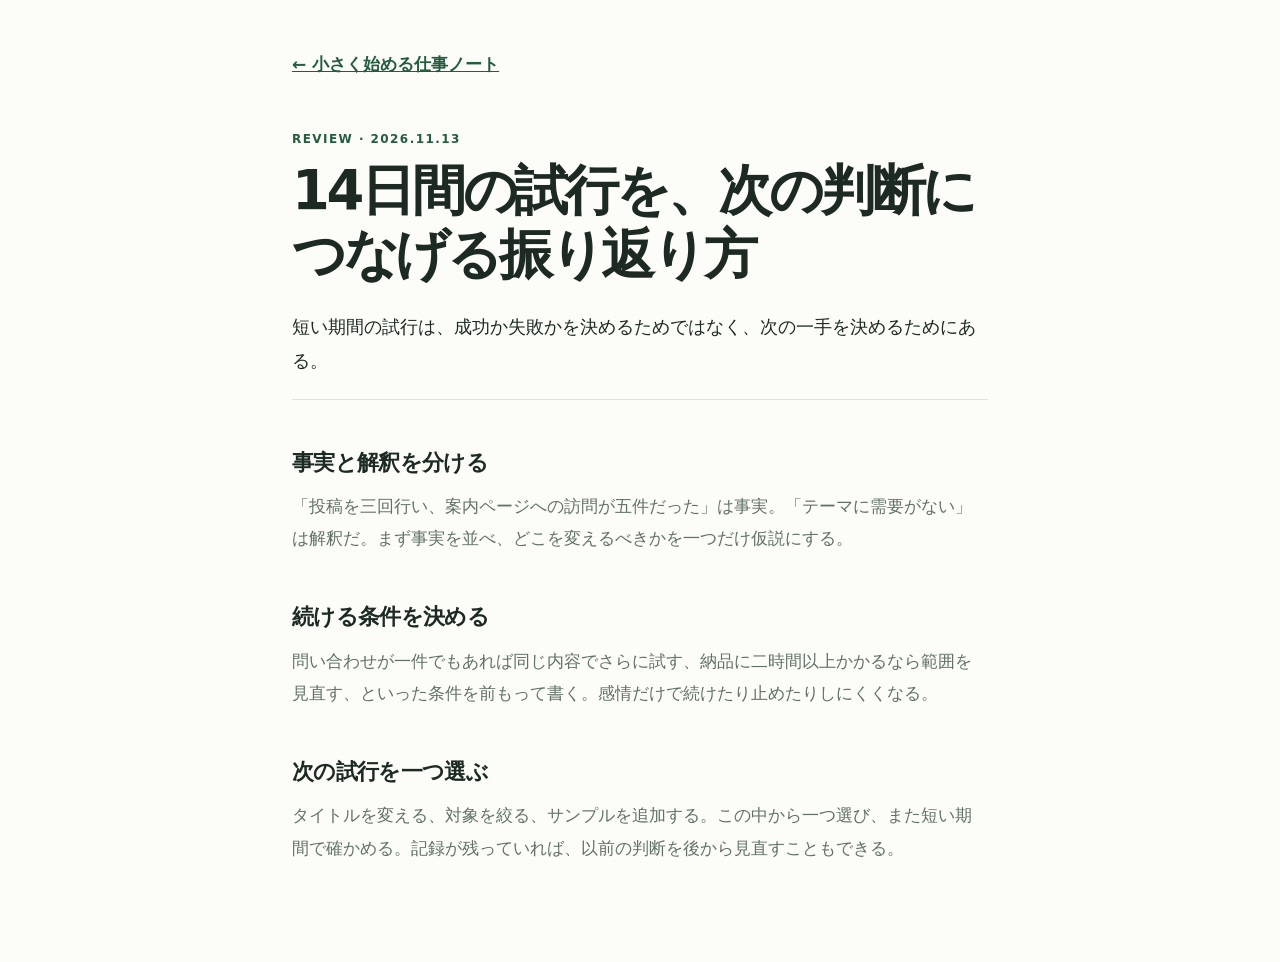
<file: articles/10.html>
<!doctype html><html lang="ja"><head><meta charset="utf-8"><meta name="viewport" content="width=device-width,initial-scale=1"><title>14日間の試行を、次の判断につなげる振り返り方</title><link rel="stylesheet" href="../article.css"></head><body><article><a href="../index.html">← 小さく始める仕事ノート</a><p class="meta">REVIEW · 2026.11.13</p><h1>14日間の試行を、次の判断につなげる振り返り方</h1><p class="lead">短い期間の試行は、成功か失敗かを決めるためではなく、次の一手を決めるためにある。</p><h2>事実と解釈を分ける</h2><p>「投稿を三回行い、案内ページへの訪問が五件だった」は事実。「テーマに需要がない」は解釈だ。まず事実を並べ、どこを変えるべきかを一つだけ仮説にする。</p><h2>続ける条件を決める</h2><p>問い合わせが一件でもあれば同じ内容でさらに試す、納品に二時間以上かかるなら範囲を見直す、といった条件を前もって書く。感情だけで続けたり止めたりしにくくなる。</p><h2>次の試行を一つ選ぶ</h2><p>タイトルを変える、対象を絞る、サンプルを追加する。この中から一つ選び、また短い期間で確かめる。記録が残っていれば、以前の判断を後から見直すこともできる。</p></article></body></html>
</file>
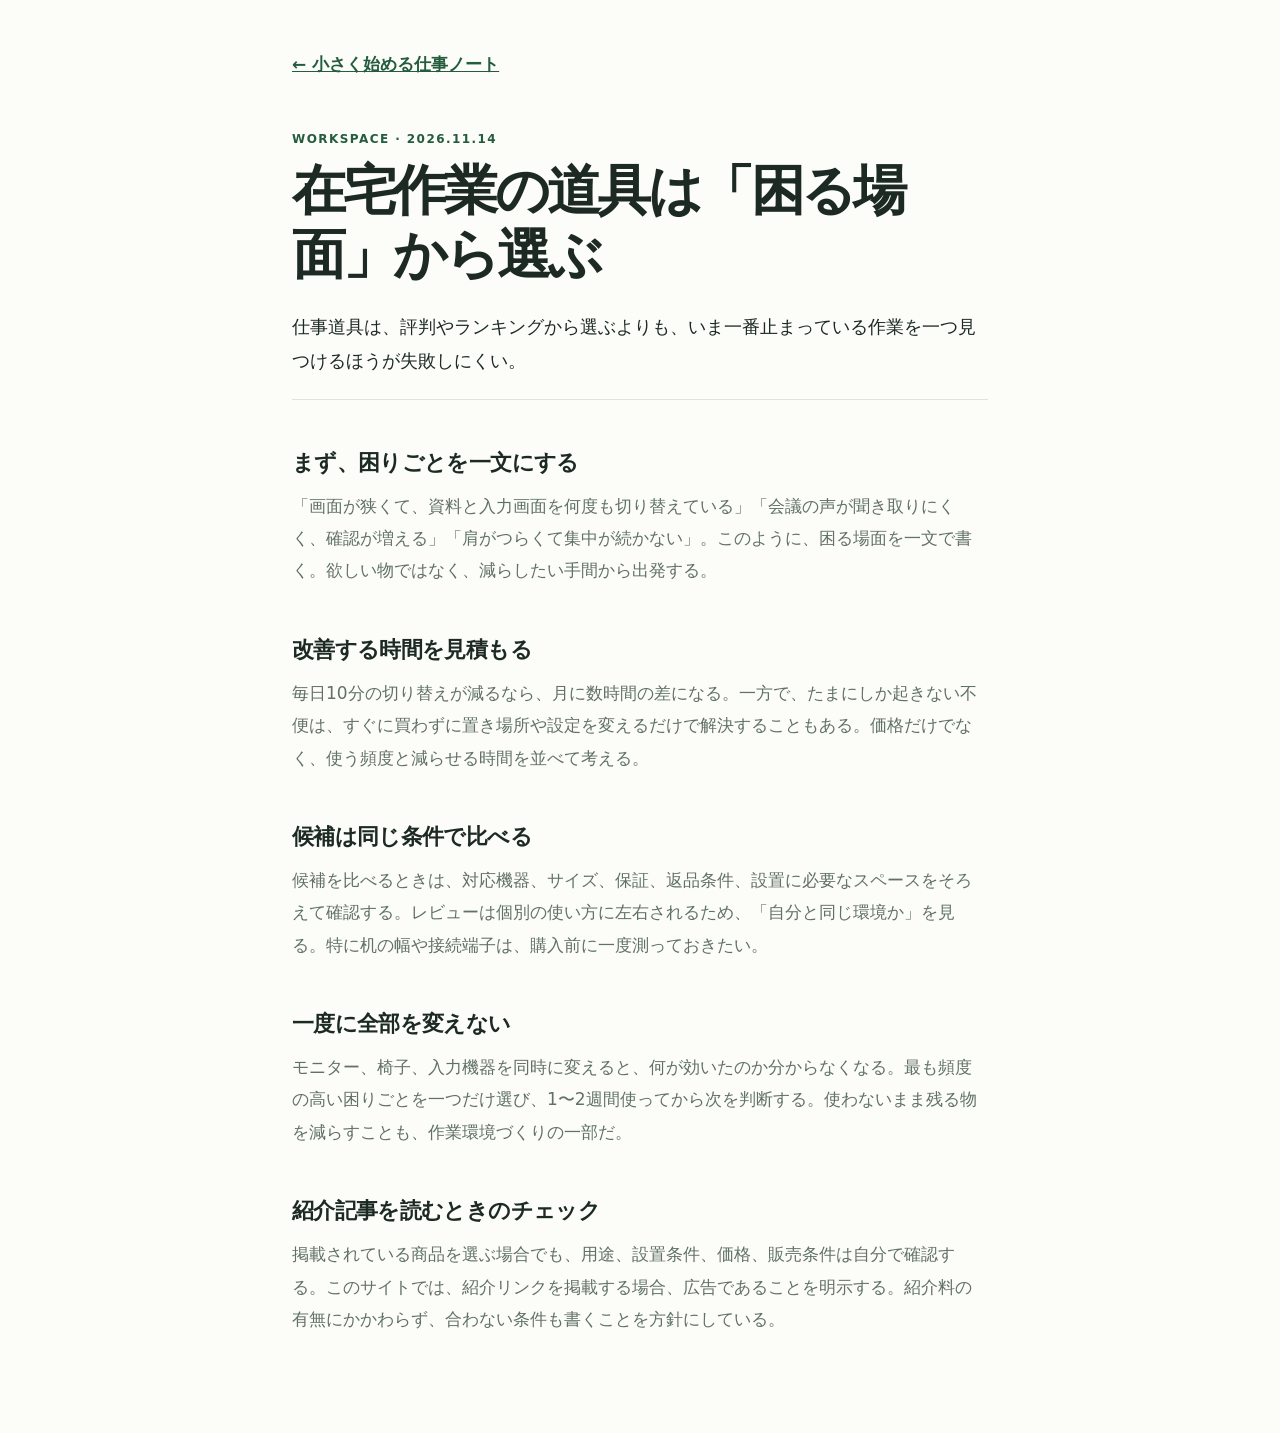
<file: articles/11.html>
<!doctype html><html lang="ja"><head><meta charset="utf-8"><meta name="viewport" content="width=device-width,initial-scale=1"><title>在宅作業の道具は「困る場面」から選ぶ</title><meta name="description" content="在宅作業の道具を、用途と困りごとから無理なく選ぶための考え方。"><link rel="stylesheet" href="../article.css"></head><body><article><a href="../index.html">← 小さく始める仕事ノート</a><p class="meta">WORKSPACE · 2026.11.14</p><h1>在宅作業の道具は「困る場面」から選ぶ</h1><p class="lead">仕事道具は、評判やランキングから選ぶよりも、いま一番止まっている作業を一つ見つけるほうが失敗しにくい。</p><h2>まず、困りごとを一文にする</h2><p>「画面が狭くて、資料と入力画面を何度も切り替えている」「会議の声が聞き取りにくく、確認が増える」「肩がつらくて集中が続かない」。このように、困る場面を一文で書く。欲しい物ではなく、減らしたい手間から出発する。</p><h2>改善する時間を見積もる</h2><p>毎日10分の切り替えが減るなら、月に数時間の差になる。一方で、たまにしか起きない不便は、すぐに買わずに置き場所や設定を変えるだけで解決することもある。価格だけでなく、使う頻度と減らせる時間を並べて考える。</p><h2>候補は同じ条件で比べる</h2><p>候補を比べるときは、対応機器、サイズ、保証、返品条件、設置に必要なスペースをそろえて確認する。レビューは個別の使い方に左右されるため、「自分と同じ環境か」を見る。特に机の幅や接続端子は、購入前に一度測っておきたい。</p><h2>一度に全部を変えない</h2><p>モニター、椅子、入力機器を同時に変えると、何が効いたのか分からなくなる。最も頻度の高い困りごとを一つだけ選び、1〜2週間使ってから次を判断する。使わないまま残る物を減らすことも、作業環境づくりの一部だ。</p><h2>紹介記事を読むときのチェック</h2><p>掲載されている商品を選ぶ場合でも、用途、設置条件、価格、販売条件は自分で確認する。このサイトでは、紹介リンクを掲載する場合、広告であることを明示する。紹介料の有無にかかわらず、合わない条件も書くことを方針にしている。</p></article></body></html>
</file>
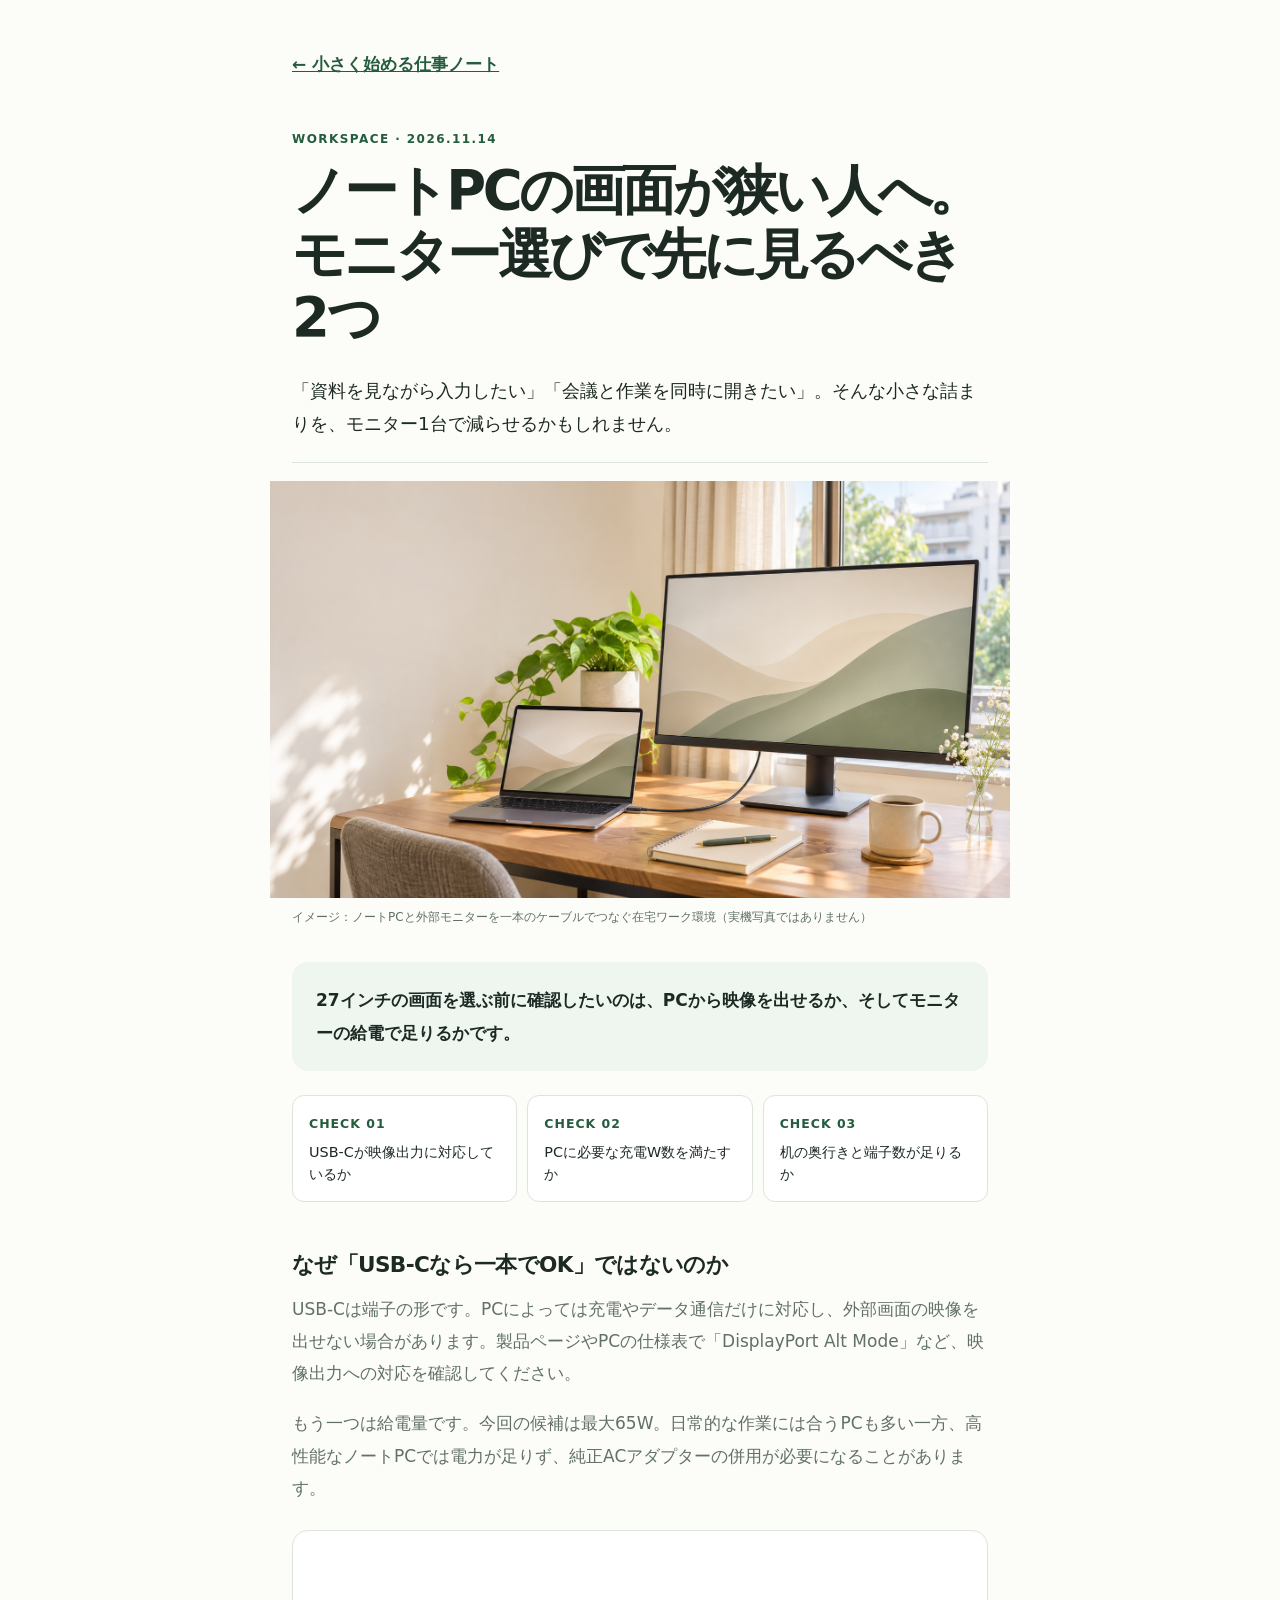
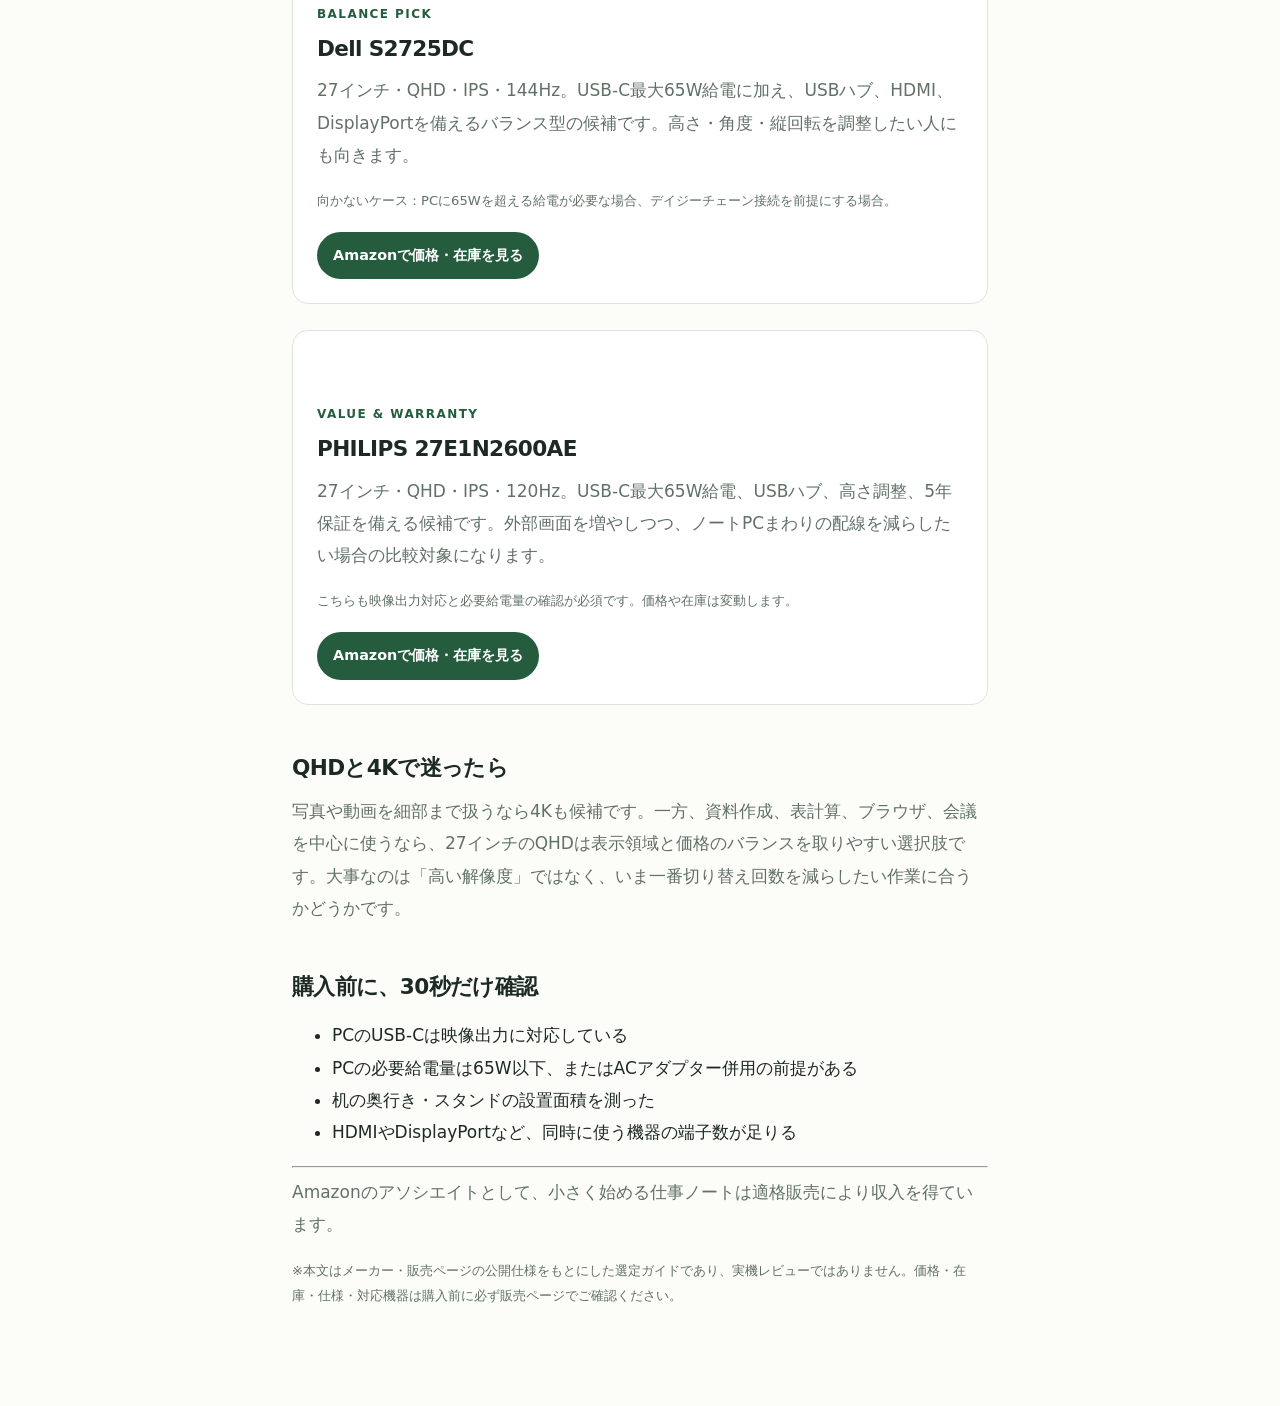
<file: articles/12.html>
<!doctype html><html lang="ja"><head><meta charset="utf-8"><meta name="viewport" content="width=device-width,initial-scale=1"><title>ノートPCの画面が狭い人へ｜USB-Cモニターの選び方</title><meta name="description" content="在宅ワークのノートPC環境を、27インチUSB-Cモニターで整える前に確認したい2つの条件。"><link rel="stylesheet" href="../article.css"></head><body><article><a href="../index.html">← 小さく始める仕事ノート</a><p class="meta">WORKSPACE · 2026.11.14</p><h1>ノートPCの画面が狭い人へ。<br>モニター選びで先に見るべき2つ</h1><p class="lead">「資料を見ながら入力したい」「会議と作業を同時に開きたい」。そんな小さな詰まりを、モニター1台で減らせるかもしれません。</p><figure class="hero"><img src="../assets/workspace-monitor-hero.png" alt="ノートPCと外部モニターをUSB-Cケーブル1本でつないだ明るい在宅ワーク用デスクのイメージ"><figcaption class="caption">イメージ：ノートPCと外部モニターを一本のケーブルでつなぐ在宅ワーク環境（実機写真ではありません）</figcaption></figure><p class="hook">27インチの画面を選ぶ前に確認したいのは、<strong>PCから映像を出せるか</strong>、そして<strong>モニターの給電で足りるか</strong>です。</p><div class="steps"><div class="step"><b>CHECK 01</b><span>USB-Cが映像出力に対応しているか</span></div><div class="step"><b>CHECK 02</b><span>PCに必要な充電W数を満たすか</span></div><div class="step"><b>CHECK 03</b><span>机の奥行きと端子数が足りるか</span></div></div><h2>なぜ「USB-Cなら一本でOK」ではないのか</h2><p>USB-Cは端子の形です。PCによっては充電やデータ通信だけに対応し、外部画面の映像を出せない場合があります。製品ページやPCの仕様表で「DisplayPort Alt Mode」など、映像出力への対応を確認してください。</p><p>もう一つは給電量です。今回の候補は最大65W。日常的な作業には合うPCも多い一方、高性能なノートPCでは電力が足りず、純正ACアダプターの併用が必要になることがあります。</p><section class="pick"><p class="meta">BALANCE PICK</p><h2>Dell S2725DC</h2><p>27インチ・QHD・IPS・144Hz。USB-C最大65W給電に加え、USBハブ、HDMI、DisplayPortを備えるバランス型の候補です。高さ・角度・縦回転を調整したい人にも向きます。</p><p class="note">向かないケース：PCに65Wを超える給電が必要な場合、デイジーチェーン接続を前提にする場合。</p><a class="button" href="https://www.amazon.co.jp/dp/B0FPF1HGT8?tag=smallworknote-22" rel="nofollow sponsored">Amazonで価格・在庫を見る</a></section><section class="pick"><p class="meta">VALUE &amp; WARRANTY</p><h2>PHILIPS 27E1N2600AE</h2><p>27インチ・QHD・IPS・120Hz。USB-C最大65W給電、USBハブ、高さ調整、5年保証を備える候補です。外部画面を増やしつつ、ノートPCまわりの配線を減らしたい場合の比較対象になります。</p><p class="note">こちらも映像出力対応と必要給電量の確認が必須です。価格や在庫は変動します。</p><a class="button" href="https://www.amazon.co.jp/dp/B0FCQRM46V?tag=smallworknote-22" rel="nofollow sponsored">Amazonで価格・在庫を見る</a></section><h2>QHDと4Kで迷ったら</h2><p>写真や動画を細部まで扱うなら4Kも候補です。一方、資料作成、表計算、ブラウザ、会議を中心に使うなら、27インチのQHDは表示領域と価格のバランスを取りやすい選択肢です。大事なのは「高い解像度」ではなく、いま一番切り替え回数を減らしたい作業に合うかどうかです。</p><h2>購入前に、30秒だけ確認</h2><ul><li>PCのUSB-Cは映像出力に対応している</li><li>PCの必要給電量は65W以下、またはACアダプター併用の前提がある</li><li>机の奥行き・スタンドの設置面積を測った</li><li>HDMIやDisplayPortなど、同時に使う機器の端子数が足りる</li></ul><hr><p>Amazonのアソシエイトとして、小さく始める仕事ノートは適格販売により収入を得ています。</p><p class="note">※本文はメーカー・販売ページの公開仕様をもとにした選定ガイドであり、実機レビューではありません。価格・在庫・仕様・対応機器は購入前に必ず販売ページでご確認ください。</p></article></body></html>
</file>
<file: article.css>
:root{--ink:#1d2a24;--muted:#617168;--accent:#245c3d;--line:#dce5dd;--soft:#eef6ef}*{box-sizing:border-box}body{margin:0;background:#fcfcf8;color:var(--ink);font:17px/1.9 system-ui,-apple-system,"Segoe UI",sans-serif}article{max-width:740px;margin:0 auto;padding:48px 22px 80px}a{color:var(--accent);font-weight:700}.meta{margin:48px 0 8px;color:var(--accent);font-size:.75rem;font-weight:800;letter-spacing:.12em}h1{font-size:clamp(2rem,5vw,3.4rem);line-height:1.17;letter-spacing:-.06em;margin:0 0 24px}h2{font-size:1.35rem;line-height:1.4;letter-spacing:-.03em;margin:48px 0 12px}p{margin:0 0 18px;color:var(--muted)}.lead{font-size:1.15rem;line-height:1.8;color:var(--ink);padding-bottom:22px;border-bottom:1px solid var(--line)}.hero{margin:0 -22px 34px}.hero img{display:block;width:100%;aspect-ratio:16/9;object-fit:cover}.caption{font-size:.75rem;margin:8px 22px 0;color:var(--muted)}.hook{padding:22px 24px;background:var(--soft);border-radius:16px;color:var(--ink);font-weight:700}.steps{display:grid;grid-template-columns:repeat(3,1fr);gap:10px;margin:24px 0}.step{padding:16px;background:#fff;border:1px solid var(--line);border-radius:12px}.step b{display:block;color:var(--accent);font-size:.78rem;letter-spacing:.08em}.step span{display:block;font-size:.9rem;line-height:1.55;margin-top:5px}.pick{margin:26px 0;padding:24px;border:1px solid var(--line);border-radius:16px;background:#fff}.pick h2{margin:0 0 10px}.button{display:inline-block;background:var(--accent);color:#fff;padding:10px 16px;border-radius:999px;text-decoration:none;font-size:.9rem}.note{font-size:.82rem}@media(max-width:560px){.steps{grid-template-columns:1fr}.hero{margin-bottom:27px}}
</file>
